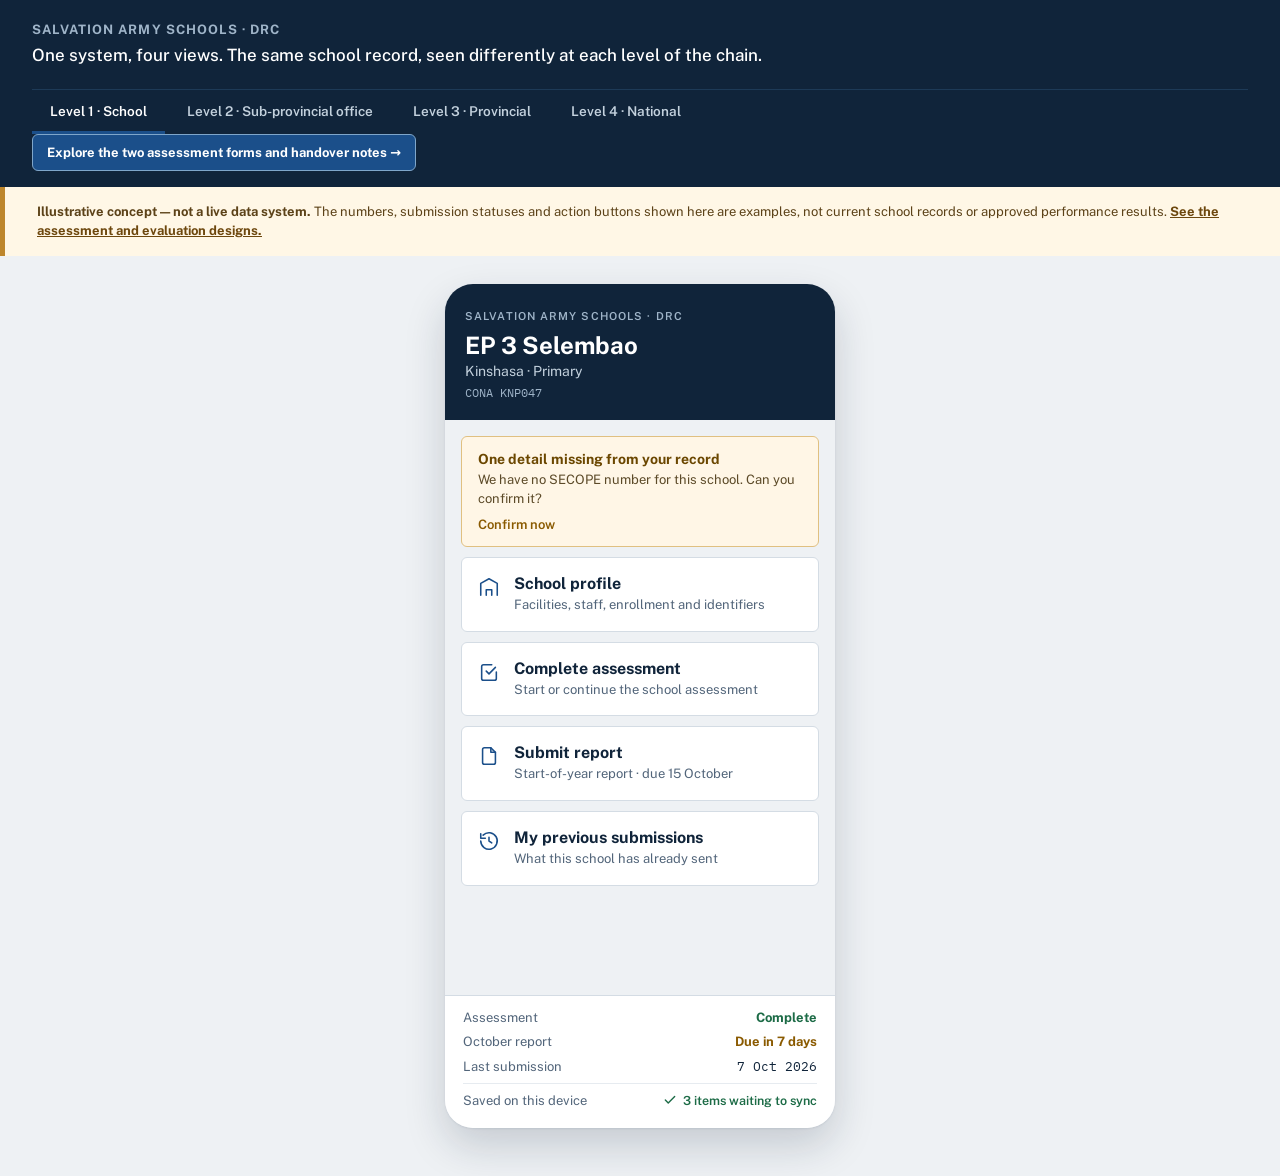
<file: index.html>
<!doctype html>
<html lang="en">
<head>
<meta charset="utf-8">
<meta name="viewport" content="width=device-width, initial-scale=1">
<title>DRC School Data System · Four Role Views</title>
<link rel="stylesheet" href="https://fonts.googleapis.com/css2?family=Public+Sans:wght@400;500;600;700&family=IBM+Plex+Mono:wght@400;500&display=swap">
<link rel="stylesheet" href="styles.css">
</head>
<body>

<header class="app-header">
  <div class="app-header__title">Salvation Army schools · DRC</div>
  <p class="app-header__tagline">One system, four views. The same school record, seen differently at each level of the chain.</p>
  <nav class="level-nav" aria-label="Role level">
    <button type="button" class="level-nav__tab" role="tab" aria-selected="true" aria-controls="view-school" data-view-target="school">Level 1 · School</button>
    <button type="button" class="level-nav__tab" role="tab" aria-selected="false" aria-controls="view-office" data-view-target="office">Level 2 · Sub-provincial office</button>
    <button type="button" class="level-nav__tab" role="tab" aria-selected="false" aria-controls="view-provincial" data-view-target="provincial">Level 3 · Provincial</button>
    <button type="button" class="level-nav__tab" role="tab" aria-selected="false" aria-controls="view-national" data-view-target="national">Level 4 · National</button>
  </nav>
  <div class="app-header__resource-link"><a href="forms.html">Explore the two assessment forms and handover notes →</a></div>
</header>

<aside class="demo-notice" aria-label="Prototype limitation"><strong>Illustrative concept — not a live data system.</strong> The numbers, submission statuses and action buttons shown here are examples, not current school records or approved performance results. <a href="forms.html">See the assessment and evaluation designs.</a></aside>

<main>

<!-- ============ LEVEL 1 · SCHOOL ============ -->
<section id="view-school" class="view" data-active="true" aria-label="School home screen">
  <div class="phone-wrap">
    <div class="phone">

      <div class="phone__identity">
        <div class="phone__org">Salvation Army schools · DRC</div>
        <div class="phone__name">EP 3 Selembao</div>
        <div class="phone__place">Kinshasa · Primary</div>
        <div class="phone__code">CONA KNP047</div>
      </div>

      <div class="phone__body">

        <a href="#confirm" class="notice">
          <div class="notice__title">One detail missing from your record</div>
          <div class="notice__body">We have no SECOPE number for this school. Can you confirm it?</div>
          <div class="notice__action">Confirm now</div>
        </a>

        <a href="forms.html" class="task-card">
          <svg class="task-card__icon" width="22" height="22" viewBox="0 0 24 24" fill="none" stroke="#1B4F8A" stroke-width="1.7" stroke-linecap="round" stroke-linejoin="round" aria-hidden="true">
            <path d="M3 21V8l9-5 9 5v13"/><path d="M9 21v-6h6v6"/>
          </svg>
          <span>
            <span class="task-card__title">School profile</span>
            <span class="task-card__desc">Facilities, staff, enrollment and identifiers</span>
          </span>
        </a>

        <a href="forms.html#assessment" class="task-card">
          <svg class="task-card__icon" width="22" height="22" viewBox="0 0 24 24" fill="none" stroke="#1B4F8A" stroke-width="1.7" stroke-linecap="round" stroke-linejoin="round" aria-hidden="true">
            <path d="M9 11l3 3 7-7"/><path d="M20 12v7a2 2 0 0 1-2 2H6a2 2 0 0 1-2-2V6a2 2 0 0 1 2-2h9"/>
          </svg>
          <span>
            <span class="task-card__title">Complete assessment</span>
            <span class="task-card__desc">Start or continue the school assessment</span>
          </span>
        </a>

        <a href="forms.html" class="task-card">
          <svg class="task-card__icon" width="22" height="22" viewBox="0 0 24 24" fill="none" stroke="#1B4F8A" stroke-width="1.7" stroke-linecap="round" stroke-linejoin="round" aria-hidden="true">
            <path d="M14 3H7a2 2 0 0 0-2 2v14a2 2 0 0 0 2 2h10a2 2 0 0 0 2-2V8z"/><path d="M14 3v5h5"/>
          </svg>
          <span>
            <span class="task-card__title">Submit report</span>
            <span class="task-card__desc">Start-of-year report · due 15 October</span>
          </span>
        </a>

        <a href="forms.html" class="task-card">
          <svg class="task-card__icon" width="22" height="22" viewBox="0 0 24 24" fill="none" stroke="#1B4F8A" stroke-width="1.7" stroke-linecap="round" stroke-linejoin="round" aria-hidden="true">
            <path d="M3 12a9 9 0 1 0 2.6-6.4"/><path d="M3 4v5h5"/><path d="M12 8v4l3 2"/>
          </svg>
          <span>
            <span class="task-card__title">My previous submissions</span>
            <span class="task-card__desc">What this school has already sent</span>
          </span>
        </a>

      </div>

      <div class="phone__status">
        <div class="status-row">
          <span class="status-row__label">Assessment</span>
          <span class="status-row__value" style="color: var(--green)">Complete</span>
        </div>
        <div class="status-row">
          <span class="status-row__label">October report</span>
          <span class="status-row__value" style="color: var(--amber)">Due in 7 days</span>
        </div>
        <div class="status-row">
          <span class="status-row__label">Last submission</span>
          <span class="status-row__value--mono">7 Oct 2026</span>
        </div>
        <div class="status-row status-row--sync">
          <span class="status-row__label">Saved on this device</span>
          <span class="sync-ok">
            <svg width="14" height="14" viewBox="0 0 24 24" fill="none" stroke="#1C6B46" stroke-width="2.4" stroke-linecap="round" stroke-linejoin="round" aria-hidden="true"><path d="M20 6L9 17l-5-5"/></svg>
            3 items waiting to sync
          </span>
        </div>
      </div>

    </div>
  </div>
</section>

<!-- ============ LEVEL 2 · SUB-PROVINCIAL OFFICE ============ -->
<section id="view-office" class="view" aria-label="Sub-provincial office workspace">
  <div class="topbar">
    <div>
      <div class="topbar__eyebrow">Sub-provincial coordination</div>
      <div class="topbar__title">CSP Lufu · Kinshasa</div>
    </div>
    <div class="topbar__period">
      <span>Reporting period</span>
      <span class="topbar__period-value">Start-of-year 2026/27</span>
    </div>
  </div>

  <div class="page">

    <div>
      <div class="section-head">
        <h1>Schools under your responsibility</h1>
        <span class="badge-warn">needs the school-to-office mapping</span>
      </div>
      <div class="stat-grid">
        <div class="stat-card">
          <div class="stat-card__value">42</div>
          <div class="stat-card__sub">schools assigned</div>
        </div>
        <div class="stat-card">
          <div class="stat-card__value stat-card__value--green">35</div>
          <div class="stat-card__sub">submitted</div>
        </div>
        <div class="stat-card">
          <div class="stat-card__value stat-card__value--red">5</div>
          <div class="stat-card__sub">overdue</div>
        </div>
        <div class="stat-card">
          <div class="stat-card__value stat-card__value--amber">2</div>
          <div class="stat-card__sub">waiting for your review</div>
        </div>
      </div>
    </div>

    <div class="panel">
      <div class="panel__head">
        <h2>School list</h2>
        <div>
          <button type="button" class="btn" id="office-filter-followup" aria-pressed="false">Needs follow-up</button>
          <button type="button" class="btn btn--primary" id="office-filter-all" aria-pressed="true">All 42</button>
        </div>
      </div>
      <div class="table-scroll">
        <table class="data-table">
          <thead>
            <tr>
              <th scope="col">School</th>
              <th scope="col">Assessment</th>
              <th scope="col">Report</th>
              <th scope="col">Data issue</th>
              <th scope="col">Action</th>
            </tr>
          </thead>
          <tbody id="office-table-body">
            <tr data-followup="false">
              <td class="school-name">EP 1 Assossa<span class="school-name__code">KNP006</span></td>
              <td class="status-ok">Complete</td>
              <td class="status-ok">Submitted</td>
              <td class="status-mute">None</td>
              <td class="action-cell"><a href="#school">View</a></td>
            </tr>
            <tr data-followup="true">
              <td class="school-name">EP 2 Assossa<span class="school-name__code">KNP007</span></td>
              <td class="status-warn">Incomplete</td>
              <td class="status-bad">Missing</td>
              <td class="status-warn">No SECOPE</td>
              <td class="action-cell"><a href="#school">Follow up</a></td>
            </tr>
            <tr data-followup="false">
              <td class="school-name">EP 3 Barumbu<span class="school-name__code">KNP008</span></td>
              <td class="status-ok">Complete</td>
              <td class="status-ok">Submitted</td>
              <td class="status-mute">None</td>
              <td class="action-cell"><a href="#school">View</a></td>
            </tr>
            <tr data-followup="true">
              <td class="school-name">Institut Buetasa<span class="school-name__code">KNS055</span></td>
              <td class="status-ok">Complete</td>
              <td class="status-warn">Returned</td>
              <td class="status-warn">Enrollment gap</td>
              <td class="action-cell"><a href="#school">Review</a></td>
            </tr>
            <tr data-followup="true">
              <td class="school-name">EP 1 Basoko<span class="school-name__code">KNP010</span></td>
              <td class="status-bad">Not started</td>
              <td class="status-bad">Missing</td>
              <td class="status-warn">No address</td>
              <td class="action-cell"><a href="#school">Follow up</a></td>
            </tr>
          </tbody>
        </table>
      </div>
    </div>

    <div class="panel panel--accent panel-pad">
      <h2 style="margin-bottom: 4px">Review a submission</h2>
      <p class="panel__lead">You can accept a submission, send it back to the school with a note, or add a comment without changing the school's own answers. The office never edits a school's figures silently.</p>
      <div style="display: flex; flex-wrap: wrap; gap: 9px; align-items: center">
        <button type="button" class="btn btn--lg btn--success">Accept</button>
        <button type="button" class="btn btn--lg btn--warn">Return for correction</button>
        <button type="button" class="btn btn--lg">Add a comment</button>
        <span class="badge-warn">formal sign-off still to be decided</span>
      </div>
    </div>

  </div>
</section>

<!-- ============ LEVEL 3 · PROVINCIAL ============ -->
<section id="view-provincial" class="view" aria-label="Provincial dashboard">
  <div class="topbar">
    <div>
      <div class="topbar__eyebrow">Provincial coordination</div>
      <div class="topbar__title">Kinshasa</div>
    </div>
    <nav aria-label="Drill path" class="breadcrumb">
      DRC <span class="sep">&rsaquo;</span> <strong>Kinshasa</strong> <span class="sep">&rsaquo; office &rsaquo; school</span>
    </nav>
  </div>

  <div class="page">

    <section>
      <div class="section-head">
        <h1>Reporting</h1>
        <span class="section-head__meta">start-of-year cycle · as at 8 Oct 2026 · next deadline 30 Oct</span>
      </div>

      <div class="stat-grid" style="margin-bottom: 14px">
        <div class="stat-card">
          <div class="stat-card__value">83</div>
          <div class="stat-card__sub">schools in province</div>
        </div>
        <div class="stat-card">
          <div class="stat-card__value stat-card__value--green">92%</div>
          <div class="stat-card__sub">reporting complete</div>
        </div>
        <div class="stat-card">
          <div class="stat-card__value stat-card__value--red">7</div>
          <div class="stat-card__sub">reports outstanding</div>
        </div>
        <div class="stat-card">
          <div class="stat-card__value stat-card__value--amber">11</div>
          <div class="stat-card__sub">schools needing follow-up</div>
        </div>
      </div>

      <div class="panel panel-pad">
        <div style="display: flex; align-items: baseline; gap: 10px; margin-bottom: 14px">
          <h2>Completion by managing office</h2>
          <span class="badge-warn">needs the mapping</span>
        </div>
        <div class="list-rows">
          <div class="bar-row">
            <span class="bar-row__label">CSP Lufu</span>
            <span class="bar-row__track"><span class="bar-row__fill" style="width: 98%; background: var(--green)"></span></span>
            <span class="bar-row__pct">98%</span>
            <span class="bar-row__n">41 of 42</span>
          </div>
          <div class="bar-row">
            <span class="bar-row__label">CSP Tshangu</span>
            <span class="bar-row__track"><span class="bar-row__fill" style="width: 92%; background: var(--green)"></span></span>
            <span class="bar-row__pct">92%</span>
            <span class="bar-row__n">23 of 25</span>
          </div>
          <div class="bar-row">
            <span class="bar-row__label">CR Kinshasa</span>
            <span class="bar-row__track"><span class="bar-row__fill" style="width: 76%; background: var(--amber)"></span></span>
            <span class="bar-row__pct">76%</span>
            <span class="bar-row__n">12 of 16</span>
          </div>
        </div>
      </div>
    </section>

    <section>
      <div class="section-head section-head--divider">
        <h1>School condition</h1>
        <span class="section-head__meta section-head__meta--warn">from assessments · 61 of 83 schools · cadence not yet agreed</span>
      </div>

      <div class="stat-grid">
        <div class="stat-card">
          <div class="stat-card__label">Infrastructure</div>
          <div class="stat-card__score">2.7<span class="stat-card__score-of"> / 4</span></div>
          <div class="stat-card__sub">average score</div>
        </div>
        <div class="stat-card">
          <div class="stat-card__label">Teaching materials</div>
          <div class="stat-card__score stat-card__score--amber">2.3<span class="stat-card__score-of"> / 4</span></div>
          <div class="stat-card__sub">lowest in the province</div>
        </div>
        <div class="stat-card">
          <div class="stat-card__label">Usable water on site</div>
          <div class="stat-card__value" style="font-size: 28px; margin-top: 5px">68%</div>
          <div class="stat-card__sub">of schools assessed</div>
        </div>
        <div class="stat-card stat-card--flagged">
          <div class="stat-card__label">Priority attention</div>
          <div class="stat-card__value stat-card__value--red" style="font-size: 28px; margin-top: 5px">12</div>
          <div class="stat-card__sub"><a href="#priority" style="font-weight: 600">See the list</a></div>
        </div>
      </div>
    </section>

    <p class="page-note">This level is for patterns and exceptions. Opening every school is the sub-provincial office's job, so the only thing here that goes to a single school is the priority list.</p>

  </div>
</section>

<!-- ============ LEVEL 4 · NATIONAL ============ -->
<section id="view-national" class="view" aria-label="National overview">
  <div class="topbar">
    <div>
      <div class="topbar__eyebrow">National coordination</div>
      <div class="topbar__title">DRC education overview</div>
    </div>
    <span class="topbar__period-value" style="background: none; padding: 0; color: var(--text-pale-2)">as at 8 Oct 2026</span>
  </div>

  <div class="page">

    <div class="stat-grid">
      <div class="stat-card">
        <div class="stat-card__value">615</div>
        <div class="stat-card__sub">schools in the master register</div>
      </div>
      <div class="stat-card">
        <div class="stat-card__value">10</div>
        <div class="stat-card__sub">geographic groups</div>
      </div>
      <div class="stat-card">
        <div class="stat-card__value stat-card__value--green">86%</div>
        <div class="stat-card__sub">reporting complete</div>
      </div>
      <div class="stat-card">
        <div class="stat-card__value stat-card__value--amber">73%<span class="stat-card__dot">&#8226;</span></div>
        <div class="stat-card__sub">assessment coverage</div>
      </div>
    </div>

    <div class="card-grid-2">

      <section class="panel panel-pad">
        <h2 style="margin-bottom: 3px">Reporting</h2>
        <p class="panel__lead" style="margin-bottom: 14px">Who is on time against the 13 January calendar</p>
        <div class="list-rows">
          <div class="bar-row">
            <span class="bar-row__label bar-row__label--narrow">Kinshasa</span>
            <span class="bar-row__track bar-row__track--thin"><span class="bar-row__fill" style="width: 92%; background: var(--green)"></span></span>
            <span class="bar-row__pct bar-row__pct--narrow">92%</span>
          </div>
          <div class="bar-row">
            <span class="bar-row__label bar-row__label--narrow">Kongo Central</span>
            <span class="bar-row__track bar-row__track--thin"><span class="bar-row__fill" style="width: 88%; background: var(--green)"></span></span>
            <span class="bar-row__pct bar-row__pct--narrow">88%</span>
          </div>
          <div class="bar-row">
            <span class="bar-row__label bar-row__label--narrow">Tshopo</span>
            <span class="bar-row__track bar-row__track--thin"><span class="bar-row__fill" style="width: 81%; background: var(--amber)"></span></span>
            <span class="bar-row__pct bar-row__pct--narrow">81%</span>
          </div>
          <div class="bar-row">
            <span class="bar-row__label bar-row__label--narrow">Mongala</span>
            <span class="bar-row__track bar-row__track--thin"><span class="bar-row__fill" style="width: 64%; background: var(--red)"></span></span>
            <span class="bar-row__pct bar-row__pct--narrow">64%</span>
          </div>
        </div>
      </section>

      <section class="panel panel-pad">
        <h2 style="margin-bottom: 3px">School conditions</h2>
        <p class="panel__lead" style="margin-bottom: 14px">Schools assessed as having no usable water on site<span style="color: var(--amber)">&#8226;</span></p>
        <div class="list-rows">
          <div class="list-row"><span class="list-row__name">Kongo Central</span><span class="list-row__value list-row__value--red">27</span></div>
          <div class="list-row"><span class="list-row__name">Tshopo</span><span class="list-row__value list-row__value--red">19</span></div>
          <div class="list-row"><span class="list-row__name">Kinshasa</span><span class="list-row__value list-row__value--red">14</span></div>
          <div class="list-row"><span class="list-row__name">Mongala</span><span class="list-row__value list-row__value--red">11</span></div>
        </div>
      </section>

      <section class="panel panel-pad">
        <h2 style="margin-bottom: 3px">Assessment</h2>
        <p class="panel__lead" style="margin-bottom: 14px">Where support appears most needed<span style="color: var(--amber)">&#8226;</span></p>
        <div class="list-rows">
          <div class="list-row"><span class="list-row__name">Teaching materials</span><span class="list-row__value list-row__value--text" style="color: var(--red)">lowest scoring area</span></div>
          <div class="list-row"><span class="list-row__name">Infrastructure</span><span class="list-row__value list-row__value--text" style="color: var(--amber)">2.7 of 4 nationally</span></div>
          <div class="list-row"><span class="list-row__name">Schools flagged</span><span class="list-row__value list-row__value--text" style="color: var(--navy)">58 across 10 groups</span></div>
          <div class="list-row"><span class="list-row__name">Multigrade teaching</span><span class="list-row__value list-row__value--text" style="color: var(--text-faint)">not yet measured</span></div>
        </div>
      </section>

      <section class="panel panel--accent-amber panel-pad">
        <h2 style="margin-bottom: 3px">Data quality</h2>
        <p class="panel__lead" style="margin-bottom: 14px">Counted here, fixed at the school and the office</p>
        <div class="list-rows">
          <div class="list-row"><span class="list-row__name">No SECOPE number recorded</span><span class="list-row__value list-row__value--amber">278</span></div>
          <div class="list-row"><span class="list-row__name">No address or locality</span><span class="list-row__value list-row__value--amber">191</span></div>
          <div class="list-row"><span class="list-row__name">No managing office known</span><span class="list-row__value list-row__value--amber">615</span></div>
          <div class="list-row"><span class="list-row__name">Duplicate CONA code</span><span class="list-row__value list-row__value--amber">1</span></div>
        </div>
        <p class="panel-note">Each of these reaches the school that can answer it, as a single prompt on its home screen.</p>
      </section>

    </div>

    <p class="legend-note"><span class="dot">&#8226;</span> depends on a decision DRC has not made yet: how often the assessment runs, and how many schools the first round covers. All figures here are illustrative unless independently confirmed in the approved source register and reporting process.</p>

  </div>
</section>

</main>

<script src="script.js"></script>
</body>
</html>
</file>
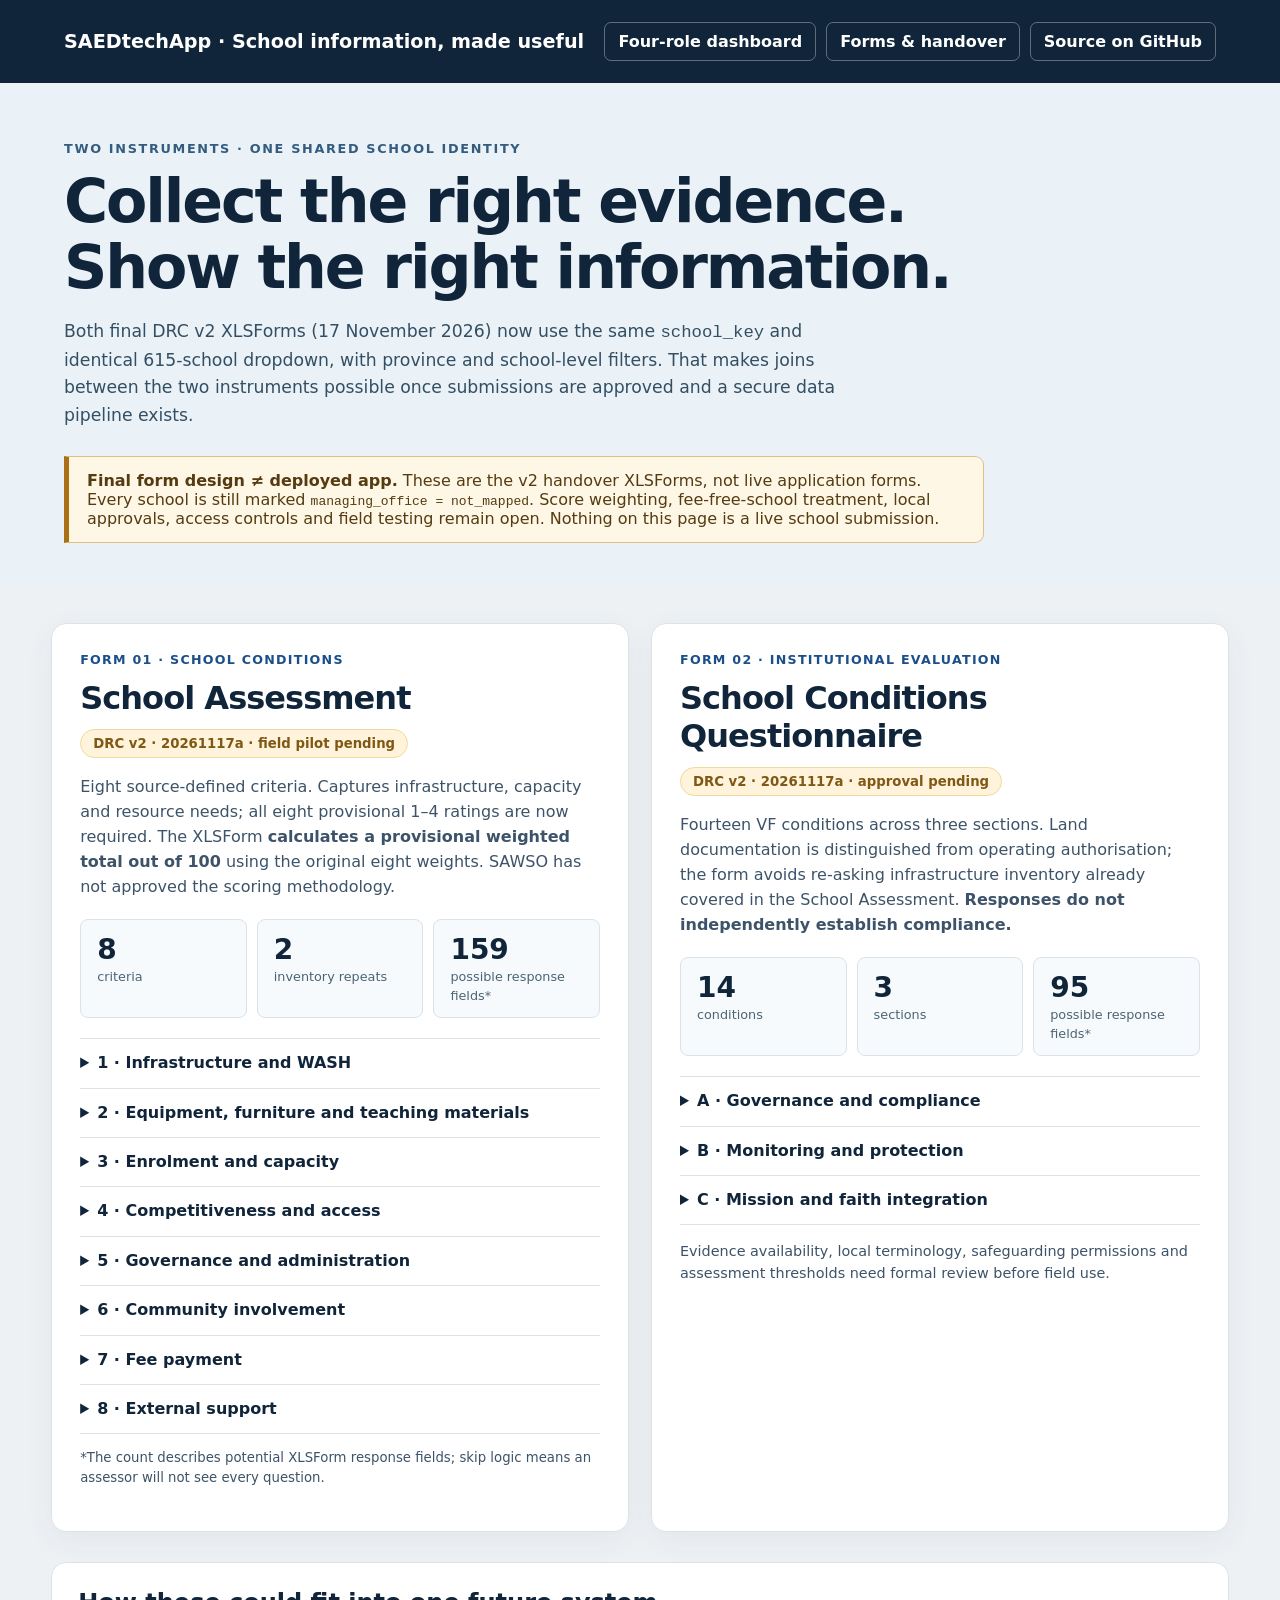
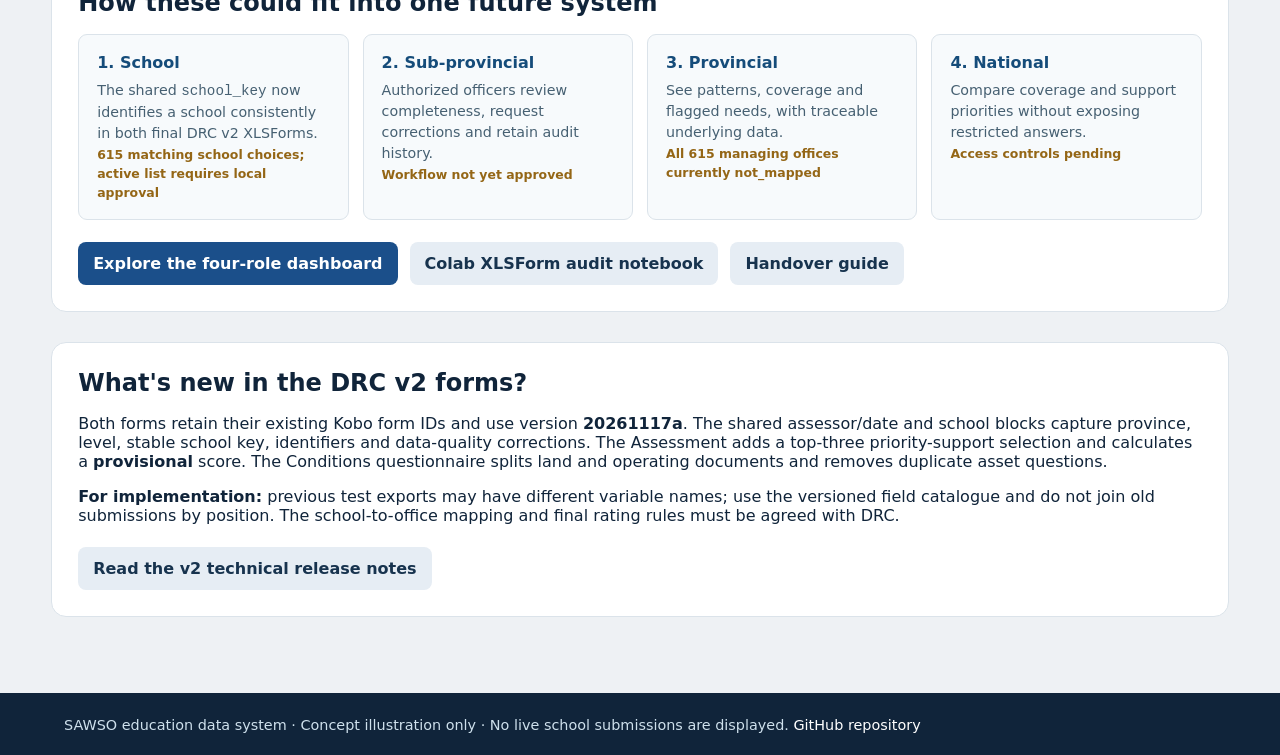
<file: forms.html>
<!doctype html>
<html lang="en"><head>
<meta charset="utf-8"><meta name="viewport" content="width=device-width,initial-scale=1">
<title>Assessment and Evaluation | SAEDtechApp</title>
<link rel="stylesheet" href="styles.css">
<style>
:root{--brand:#10243a;--accent:#1b4f8a;--surface:#f7fafc;--line:#dbe3ea}
html{scroll-behavior:smooth}body{font-family:"Public Sans",system-ui,sans-serif;color:var(--brand)}
.site-head{background:var(--brand);color:#fff;padding:22px clamp(20px,5vw,72px);display:flex;justify-content:space-between;align-items:center;gap:16px;flex-wrap:wrap}
.site-head strong{font-size:1.2rem}.site-head nav{display:flex;gap:10px;flex-wrap:wrap}
.site-head a{color:#fff;text-decoration:none;font-weight:600;padding:9px 13px;border-radius:7px;border:1px solid #ffffff55}
.site-head a:hover{background:#ffffff1c}.hero{background:#eaf2f8;padding:55px clamp(20px,5vw,72px) 46px}.hero .kicker{font-size:.8rem;letter-spacing:.13em;font-weight:800;text-transform:uppercase;color:#335c7e}
.hero h1{font-size:clamp(2.1rem,4.7vw,4.3rem);line-height:1.09;letter-spacing:-.035em;max-width:940px;margin:12px 0 18px}
.hero p{font-size:1.08rem;max-width:810px;line-height:1.6;margin:0;color:#344f63}
.notice{background:#fff7e5;border-left:5px solid #ab6f15;border-radius:0 9px 9px 0;padding:14px 18px;margin-top:26px;max-width:920px;color:#543b11}
.wrapper{max-width:1350px;margin:0 auto;padding:34px clamp(20px,4vw,60px) 76px}
.cards{display:grid;grid-template-columns:repeat(2,minmax(0,1fr));gap:22px}
.card{background:#fff;border:1px solid var(--line);border-radius:15px;box-shadow:0 8px 30px #12314b0e;padding:28px;overflow:hidden}
.eyebrow{color:#1b4f8a;font-weight:800;text-transform:uppercase;letter-spacing:.1em;font-size:.79rem}
.card h2{font-size:2rem;letter-spacing:-.03em;margin:12px 0}.card p{line-height:1.57;color:#3c5369}.pill{display:inline-block;background:#fff4db;color:#805815;border:1px solid #f0d99c;font-size:.83rem;border-radius:99px;padding:6px 12px;font-weight:700}
.metrics{display:flex;flex-wrap:wrap;gap:10px;margin:20px 0}.metric{background:var(--surface);border:1px solid var(--line);padding:13px 16px;border-radius:8px;flex:1;min-width:100px}.metric strong{display:block;font-size:1.75rem}.metric span{font-size:.8rem;color:#4b6475}
.card details{border-top:1px solid var(--line);padding:13px 0}.card details:last-of-type{border-bottom:1px solid var(--line)}
.card summary{cursor:pointer;font-weight:750;line-height:1.4}.card details p{font-size:.9rem;margin:9px 0 3px;padding-left:14px}
.links{display:flex;gap:12px;flex-wrap:wrap;margin-top:22px}.action{display:inline-block;background:#1b4f8a;color:#fff!important;text-decoration:none;padding:12px 15px;font-weight:800;border-radius:8px}.action.secondary{background:#e6edf4;color:#17334e!important}
.flow{margin-top:30px;padding:26px;border:1px solid var(--line);border-radius:15px;background:#fff}.flow h2{margin:0 0 17px;font-size:1.5rem}.stages{display:grid;grid-template-columns:repeat(4,minmax(0,1fr));gap:14px}.stage{background:var(--surface);padding:18px;border-radius:9px;border:1px solid var(--line)}.stage strong{display:block;margin-bottom:8px;color:#154c7a}.stage p{margin:0;font-size:.89rem;line-height:1.48;color:#466072}.stage em{font-size:.78rem;color:#946616;font-style:normal;font-weight:700}
.footer{padding:24px clamp(20px,5vw,72px);background:var(--brand);color:#cee0ec;font-size:.9rem}
a:focus-visible,summary:focus-visible{outline:3px solid #f4ae56;outline-offset:3px}
@media(max-width:850px){.cards,.stages{grid-template-columns:1fr}.hero{padding-top:35px}.card{padding:20px}}
</style>
</head><body>
<header class="site-head"><strong>SAEDtechApp · School information, made useful</strong><nav aria-label="Site navigation"><a href="index.html">Four-role dashboard</a><a href="forms.html" aria-current="page">Forms & handover</a><a href="https://github.com/chipojaya1/SAEDtechApp" target="_blank" rel="noopener">Source on GitHub</a></nav></header>
<section class="hero"><span class="kicker">Two instruments · One shared school identity</span>
<h1>Collect the right evidence.<br>Show the right information.</h1>
<p>Both final DRC v2 XLSForms (17 November 2026) now use the same <code>school_key</code> and identical 615-school dropdown, with province and school-level filters. That makes joins between the two instruments possible once submissions are approved and a secure data pipeline exists.</p>
<div class="notice"><strong>Final form design ≠ deployed app.</strong> These are the v2 handover XLSForms, not live application forms. Every school is still marked <code>managing_office = not_mapped</code>. Score weighting, fee-free-school treatment, local approvals, access controls and field testing remain open. Nothing on this page is a live school submission.</div></section>
<main class="wrapper">
<section class="cards" aria-label="Available form designs">
<article class="card" id="assessment"><div class="eyebrow">Form 01 · School conditions</div><h2>School Assessment</h2><span class="pill">DRC v2 · 20261117a · field pilot pending</span>
<p>Eight source-defined criteria. Captures infrastructure, capacity and resource needs; all eight provisional 1–4 ratings are now required. The XLSForm <strong>calculates a provisional weighted total out of 100</strong> using the original eight weights. SAWSO has not approved the scoring methodology.</p>
<div class="metrics"><div class="metric"><strong>8</strong><span>criteria</span></div><div class="metric"><strong>2</strong><span>inventory repeats</span></div><div class="metric"><strong>159</strong><span>possible response fields*</span></div></div>
<details><summary>1 · Infrastructure and WASH</summary><p>Classrooms and condition; sanitation, handwashing and drinking water</p></details>
<details><summary>2 · Equipment, furniture and teaching materials</summary><p>One inventory entry per category or title, not per physical item; includes quantity and condition checks</p></details>
<details><summary>3 · Enrolment and capacity</summary><p>Enrollment, attendance and available school capacity</p></details>
<details><summary>4 · Competitiveness and access</summary><p>Alternative schools, walking time and school-choice context</p></details>
<details><summary>5 · Governance and administration</summary><p>School management roles and records</p></details>
<details><summary>6 · Community involvement</summary><p>School committees and parent participation</p></details>
<details><summary>7 · Fee payment</summary><p>Fee policy, payment patterns and supporting evidence</p></details>
<details><summary>8 · External support</summary><p>Government, community, private and other support</p></details>
<p style="font-size:.83rem">*The count describes potential XLSForm response fields; skip logic means an assessor will not see every question.</p>
</article>
<article class="card" id="evaluation"><div class="eyebrow">Form 02 · Institutional evaluation</div><h2>School Conditions Questionnaire</h2><span class="pill">DRC v2 · 20261117a · approval pending</span>
<p>Fourteen VF conditions across three sections. Land documentation is distinguished from operating authorisation; the form avoids re-asking infrastructure inventory already covered in the School Assessment. <strong>Responses do not independently establish compliance.</strong></p>
<div class="metrics"><div class="metric"><strong>14</strong><span>conditions</span></div><div class="metric"><strong>3</strong><span>sections</span></div><div class="metric"><strong>95</strong><span>possible response fields*</span></div></div>
<details><summary>A · Governance and compliance</summary><p>Legal registration, minimum standards, governance structure and financial stability</p></details>
<details><summary>B · Monitoring and protection</summary><p>THQ monitoring, personnel training, child protection, effectiveness measurement and risk management</p></details>
<details><summary>C · Mission and faith integration</summary><p>Faith-based orientation, spiritual care, integration, family proximity and vulnerable populations</p></details>
<p style="font-size:.9rem">Evidence availability, local terminology, safeguarding permissions and assessment thresholds need formal review before field use.</p>
</article>
</section>
<section class="flow"><h2>How these could fit into one future system</h2><div class="stages">
<div class="stage"><strong>1. School</strong><p>The shared <code>school_key</code> now identifies a school consistently in both final DRC v2 XLSForms.</p><em>615 matching school choices; active list requires local approval</em></div>
<div class="stage"><strong>2. Sub-provincial</strong><p>Authorized officers review completeness, request corrections and retain audit history.</p><em>Workflow not yet approved</em></div>
<div class="stage"><strong>3. Provincial</strong><p>See patterns, coverage and flagged needs, with traceable underlying data.</p><em>All 615 managing offices currently not_mapped</em></div>
<div class="stage"><strong>4. National</strong><p>Compare coverage and support priorities without exposing restricted answers.</p><em>Access controls pending</em></div>
</div>
<div class="links"><a class="action" href="index.html">Explore the four-role dashboard</a><a class="action secondary" href="https://colab.research.google.com/github/chipojaya1/SAEDtechApp/blob/main/notebooks/SAEDtechApp_Colab_Form_Audit.ipynb" target="_blank" rel="noopener">Colab XLSForm audit notebook</a><a class="action secondary" href="https://github.com/chipojaya1/SAEDtechApp/blob/main/docs/HANDOVER.md" target="_blank" rel="noopener">Handover guide</a></div>
</section>
<section class="flow"><h2>What's new in the DRC v2 forms?</h2><p>Both forms retain their existing Kobo form IDs and use version <strong>20261117a</strong>. The shared assessor/date and school blocks capture province, level, stable school key, identifiers and data-quality corrections. The Assessment adds a top-three priority-support selection and calculates a <strong>provisional</strong> score. The Conditions questionnaire splits land and operating documents and removes duplicate asset questions.</p><p><strong>For implementation:</strong> previous test exports may have different variable names; use the versioned field catalogue and do not join old submissions by position. The school-to-office mapping and final rating rules must be agreed with DRC.</p><div class="links"><a class="action secondary" href="https://github.com/chipojaya1/SAEDtechApp/blob/main/docs/FORM_V2_RELEASE_NOTES.md" target="_blank" rel="noopener">Read the v2 technical release notes</a></div></section>
</main>
<footer class="footer">SAWSO education data system · Concept illustration only · No live school submissions are displayed. <a href="https://github.com/chipojaya1/SAEDtechApp" style="color:#fff">GitHub repository</a></footer>
</body></html>
</file>
<file: styles.css>
:root {
  --navy: #10243A;
  --navy-soft: #1D3A57;
  --blue: #1B4F8A;
  --bg: #EEF1F4;
  --border: #D4DCE4;
  --border-soft: #E6EBF0;
  --row-head-bg: #F6F8FA;
  --text-muted: #52657A;
  --text-faint: #7A8CA0;
  --text-pale: #9FB4C8;
  --text-pale-2: #C3D1DD;
  --green: #1C6B46;
  --red: #A32C2C;
  --amber: #8A5A00;
  --amber-bg: #FFF6E6;
  --amber-border: #E0C081;
  --white: #FFFFFF;
  --font-sans: "Public Sans", system-ui, sans-serif;
  --font-mono: "IBM Plex Mono", monospace;
}

* { box-sizing: border-box; }

html, body {
  margin: 0;
  background: var(--bg);
  font-family: var(--font-sans);
  color: var(--navy);
}

a { color: var(--blue); text-decoration: none; }
a:hover { color: var(--navy); }

button { font: inherit; cursor: pointer; }

/* ---------- App shell ---------- */

.app-header {
  background: var(--navy);
  color: var(--white);
  padding: 22px 32px 0;
}

.app-header__title {
  font-size: 13px;
  font-weight: 700;
  letter-spacing: .08em;
  text-transform: uppercase;
  color: var(--text-pale);
}

.app-header__tagline {
  font-size: 17px;
  font-weight: 500;
  line-height: 1.5;
  max-width: 70ch;
  margin: 6px 0 20px;
  color: var(--white);
}

.level-nav {
  display: flex;
  gap: 4px;
  overflow-x: auto;
  border-top: 1px solid #1D3A57;
}

.level-nav__tab {
  flex: none;
  background: none;
  border: none;
  color: var(--text-pale-2);
  padding: 13px 18px 12px;
  font-size: 13.5px;
  font-weight: 600;
  border-bottom: 3px solid transparent;
  white-space: nowrap;
}

.level-nav__tab:hover { color: var(--white); }

.level-nav__tab[aria-selected="true"] {
  color: var(--white);
  border-bottom-color: var(--blue);
}

.view { display: none; }
.view[data-active="true"] { display: block; }

/* ---------- Shared page scaffolding (Office / Provincial / National) ---------- */

.topbar {
  background: var(--navy);
  color: var(--white);
  padding: 18px 32px;
  display: flex;
  flex-wrap: wrap;
  gap: 16px;
  justify-content: space-between;
  align-items: center;
}

.topbar__eyebrow {
  font-size: 11px;
  font-weight: 600;
  letter-spacing: .1em;
  text-transform: uppercase;
  color: var(--text-pale);
}

.topbar__title {
  font-size: 20px;
  font-weight: 700;
  margin-top: 3px;
}

.topbar__period {
  display: flex;
  gap: 10px;
  align-items: center;
  font-size: 13px;
  color: var(--text-pale-2);
}

.topbar__period-value {
  font-family: var(--font-mono);
  font-size: 13px;
  background: var(--navy-soft);
  padding: 6px 11px;
  border-radius: 4px;
}

.breadcrumb {
  font-size: 13px;
  color: var(--text-pale-2);
}
.breadcrumb .sep { color: #6E8299; }
.breadcrumb strong { color: var(--white); }

.page {
  padding: 24px 32px 32px;
  max-width: 1400px;
  width: 100%;
  box-sizing: border-box;
  display: flex;
  flex-direction: column;
  gap: 22px;
}

.section-head {
  display: flex;
  flex-wrap: wrap;
  gap: 10px;
  align-items: baseline;
  justify-content: space-between;
  margin-bottom: 12px;
}

.section-head--divider {
  border-top: 1px solid var(--border);
  padding-top: 20px;
}

.section-head h1 {
  font-size: 17px;
  font-weight: 700;
  color: var(--navy);
  margin: 0;
}

.section-head__meta {
  font-family: var(--font-mono);
  font-size: 12px;
  color: var(--text-muted);
}

.section-head__meta--warn { color: var(--amber); }

/* ---------- Stat cards ---------- */

.stat-grid {
  display: grid;
  grid-template-columns: repeat(4, minmax(0, 1fr));
  gap: 14px;
}

.stat-card {
  background: var(--white);
  border: 1px solid var(--border);
  border-radius: 6px;
  padding: 16px 18px;
}

.stat-card--flagged {
  border-left: 3px solid var(--red);
  border-radius: 0 6px 6px 0;
}

.stat-card__value {
  font-size: 32px;
  font-weight: 700;
  color: var(--navy);
  line-height: 1;
}
.stat-card__value--green { color: var(--green); }
.stat-card__value--red { color: var(--red); }
.stat-card__value--amber { color: var(--amber); }

.stat-card__dot { font-size: 15px; }

.stat-card__sub {
  font-size: 13px;
  color: var(--text-muted);
  margin-top: 5px;
}

.stat-card__label {
  font-size: 13px;
  color: var(--text-muted);
}

.stat-card__score {
  font-size: 28px;
  font-weight: 700;
  color: var(--navy);
  line-height: 1.1;
  margin-top: 5px;
}
.stat-card__score--amber { color: var(--amber); }

.stat-card__score-of {
  font-size: 16px;
  font-weight: 500;
  color: var(--text-faint);
}

/* ---------- Badges / chips ---------- */

.badge-warn {
  font-size: 12.5px;
  color: var(--amber);
  background: var(--amber-bg);
  border: 1px solid var(--amber-border);
  border-radius: 3px;
  padding: 2px 8px;
  font-weight: 600;
}

/* ---------- Cards / panels ---------- */

.panel {
  background: var(--white);
  border: 1px solid var(--border);
  border-radius: 6px;
  overflow: hidden;
}

.panel--accent {
  border-left: 3px solid var(--blue);
  border-radius: 0 6px 6px 0;
}

.panel--accent-amber {
  border-left: 3px solid var(--amber);
  border-radius: 0 6px 6px 0;
}

.panel-pad {
  padding: 18px 20px;
}

.panel__head {
  padding: 15px 20px;
  border-bottom: 1px solid var(--border-soft);
  display: flex;
  flex-wrap: wrap;
  gap: 12px;
  justify-content: space-between;
  align-items: center;
}

.panel__head h2,
.panel-pad h2 {
  font-size: 15px;
  font-weight: 700;
  color: var(--navy);
  margin: 0;
}

.panel-pad p.panel__lead {
  font-size: 13.5px;
  color: var(--text-muted);
  margin: 0 0 14px;
  line-height: 1.5;
  max-width: 72ch;
}

/* ---------- Buttons ---------- */

.btn {
  font-size: 13px;
  font-weight: 600;
  border-radius: 4px;
  padding: 8px 13px;
  min-height: 36px;
  border: 1px solid var(--border);
  background: var(--bg);
  color: var(--navy);
}

.btn--lg { font-size: 13.5px; padding: 10px 16px; min-height: 44px; }

.btn--primary { background: var(--blue); border-color: var(--blue); color: var(--white); }
.btn--success { background: var(--green); border-color: var(--green); color: var(--white); }
.btn--warn { background: var(--amber-bg); border-color: var(--amber-border); color: var(--amber); }

.btn[aria-pressed="true"] { background: var(--blue); border-color: var(--blue); color: var(--white); }

/* ---------- Table ---------- */

.table-scroll { overflow-x: auto; }

table.data-table {
  width: 100%;
  border-collapse: collapse;
  font-size: 13.5px;
  min-width: 760px;
}

.data-table thead tr { background: var(--row-head-bg); }

.data-table th {
  text-align: left;
  padding: 11px 20px;
  font-size: 11px;
  font-weight: 700;
  letter-spacing: .07em;
  text-transform: uppercase;
  color: var(--text-muted);
  border-bottom: 1px solid var(--border-soft);
}

.data-table th:first-child,
.data-table td:first-child { padding-left: 20px; }
.data-table th:last-child,
.data-table td:last-child { text-align: right; padding-right: 20px; }

.data-table td {
  padding: 13px 14px;
  border-bottom: 1px solid var(--bg);
}

.data-table td.school-name {
  color: var(--navy);
  font-weight: 600;
  padding-left: 20px;
}

.school-name__code {
  display: block;
  font-family: var(--font-mono);
  font-size: 11.5px;
  font-weight: 400;
  color: var(--text-faint);
  margin-top: 2px;
}

.data-table td.action-cell {
  text-align: right;
  padding-right: 20px;
}

.data-table td.action-cell a { font-weight: 600; }

.status-ok { color: var(--green); font-weight: 600; }
.status-bad { color: var(--red); font-weight: 600; }
.status-warn { color: var(--amber); font-weight: 600; }
.status-mute { color: var(--text-faint); }

.data-table tr[hidden] { display: none; }

/* ---------- Progress bars ---------- */

.bar-row {
  display: flex;
  align-items: center;
  gap: 14px;
}

.bar-row__label {
  flex: none;
  width: 150px;
  font-size: 13.5px;
  font-weight: 600;
  color: var(--navy);
}

.bar-row__label--narrow { width: 118px; font-size: 13px; }

.bar-row__track {
  flex: 1 1 auto;
  height: 18px;
  background: var(--bg);
  border-radius: 2px;
  overflow: hidden;
}

.bar-row__track--thin { height: 16px; }

.bar-row__fill { display: block; height: 100%; border-radius: 2px; }

.bar-row__pct {
  flex: none;
  width: 54px;
  text-align: right;
  font-family: var(--font-mono);
  font-size: 13px;
  font-weight: 500;
  color: var(--navy);
}

.bar-row__pct--narrow { width: 46px; font-size: 12.5px; }

.bar-row__n {
  flex: none;
  width: 92px;
  font-size: 12.5px;
  color: var(--text-muted);
}

/* ---------- List rows (National panels) ---------- */

.list-rows { display: flex; flex-direction: column; gap: 9px; }

.list-row {
  display: flex;
  justify-content: space-between;
  align-items: baseline;
  gap: 12px;
  padding-bottom: 8px;
  border-bottom: 1px solid var(--bg);
}

.list-row__name { font-size: 13.5px; color: var(--navy); }
.list-row__value { font-family: var(--font-mono); font-size: 14px; font-weight: 500; }
.list-row__value--red { color: var(--red); }
.list-row__value--amber { color: var(--amber); }
.list-row__value--text { font-family: var(--font-sans); font-size: 13px; font-weight: 600; }

.panel-note {
  font-size: 12.5px;
  color: var(--text-muted);
  margin: 12px 0 0;
  line-height: 1.5;
}

.card-grid-2 {
  display: grid;
  grid-template-columns: repeat(2, minmax(0, 1fr));
  gap: 16px;
}

.legend-note {
  font-size: 12.5px;
  color: var(--text-muted);
  margin: 0;
  line-height: 1.5;
}
.legend-note .dot { color: var(--amber); font-weight: 700; }

.page-note {
  font-size: 13px;
  color: var(--text-muted);
  margin: 2px 0 0;
  line-height: 1.5;
  max-width: 86ch;
}

/* ---------- Level 1 · School (phone) ---------- */

.phone-wrap {
  display: flex;
  justify-content: center;
  padding: 28px 16px 48px;
}

.phone {
  width: 390px;
  max-width: 100%;
  min-height: 844px;
  background: var(--bg);
  border-radius: 28px;
  box-shadow: 0 1px 2px rgba(16, 36, 58, .08), 0 18px 40px rgba(16, 36, 58, .18);
  overflow: hidden;
  display: flex;
  flex-direction: column;
}

.phone__identity {
  background: var(--navy);
  color: var(--white);
  padding: 26px 20px 20px;
  display: flex;
  flex-direction: column;
  gap: 4px;
}

.phone__org {
  font-size: 11px;
  font-weight: 600;
  letter-spacing: .1em;
  text-transform: uppercase;
  color: var(--text-pale);
}

.phone__name {
  font-size: 24px;
  font-weight: 700;
  line-height: 1.15;
  margin-top: 6px;
}

.phone__place { font-size: 14px; color: var(--text-pale-2); }

.phone__code {
  font-family: var(--font-mono);
  font-size: 12px;
  color: var(--text-pale);
  margin-top: 2px;
}

.phone__body {
  flex: 1 1 auto;
  padding: 16px 16px 0;
  display: flex;
  flex-direction: column;
  gap: 10px;
}

.notice {
  display: block;
  background: var(--amber-bg);
  border: 1px solid var(--amber-border);
  border-radius: 6px;
  padding: 14px 16px;
}

.notice__title { font-size: 14px; font-weight: 700; color: #6B4700; }

.notice__body {
  font-size: 13px;
  color: #5C4A28;
  line-height: 1.45;
  margin-top: 4px;
}

.notice__action {
  font-size: 13px;
  font-weight: 600;
  color: var(--amber);
  margin-top: 8px;
}

.task-card {
  display: flex;
  gap: 14px;
  align-items: flex-start;
  background: var(--white);
  border: 1px solid var(--border);
  border-radius: 6px;
  padding: 16px;
  min-height: 44px;
}

.task-card__icon { flex: none; margin-top: 2px; }

.task-card__title {
  display: block;
  font-size: 16px;
  font-weight: 700;
  color: var(--navy);
}

.task-card__desc {
  display: block;
  font-size: 13px;
  color: var(--text-muted);
  line-height: 1.45;
  margin-top: 3px;
}

.phone__status {
  flex: none;
  background: var(--white);
  border-top: 1px solid var(--border);
  padding: 14px 18px 20px;
  display: flex;
  flex-direction: column;
  gap: 9px;
}

.status-row {
  display: flex;
  justify-content: space-between;
  align-items: baseline;
  gap: 12px;
}

.status-row__label { font-size: 13px; color: var(--text-muted); }
.status-row__value { font-size: 13px; font-weight: 700; }
.status-row__value--mono { font-family: var(--font-mono); font-size: 12.5px; font-weight: 400; color: var(--navy); }

.status-row--sync {
  align-items: center;
  border-top: 1px solid var(--border-soft);
  padding-top: 9px;
}

.sync-ok {
  display: inline-flex;
  align-items: center;
  gap: 6px;
  font-size: 12.5px;
  font-weight: 600;
  color: var(--green);
}

/* ---------- Responsive ---------- */

@media (max-width: 860px) {
  .stat-grid { grid-template-columns: repeat(2, minmax(0, 1fr)); }
  .card-grid-2 { grid-template-columns: 1fr; }
}

@media (max-width: 520px) {
  .app-header, .topbar, .page { padding-left: 18px; padding-right: 18px; }
  .stat-grid { grid-template-columns: 1fr 1fr; }
}


/* Handover-safe prototype framing */
.app-header__resource-link{padding:0 0 16px}
.app-header__resource-link a{display:inline-block;color:#fff;background:#1B4F8A;border:1px solid #7FA6CA;border-radius:6px;padding:10px 14px;text-decoration:none;font-size:13px;font-weight:700}
.app-header__resource-link a:hover{background:#2867A3}
.demo-notice{background:#FFF7E6;color:#5C4218;border-left:5px solid #BD862C;padding:15px clamp(18px,3vw,32px);line-height:1.5;font-size:13px}
.demo-notice a{color:#6D470D;text-decoration:underline;font-weight:700}
.level-nav__tab:focus-visible,.app-header__resource-link a:focus-visible,.demo-notice a:focus-visible{outline:3px solid #F2A747;outline-offset:3px}
</file>
